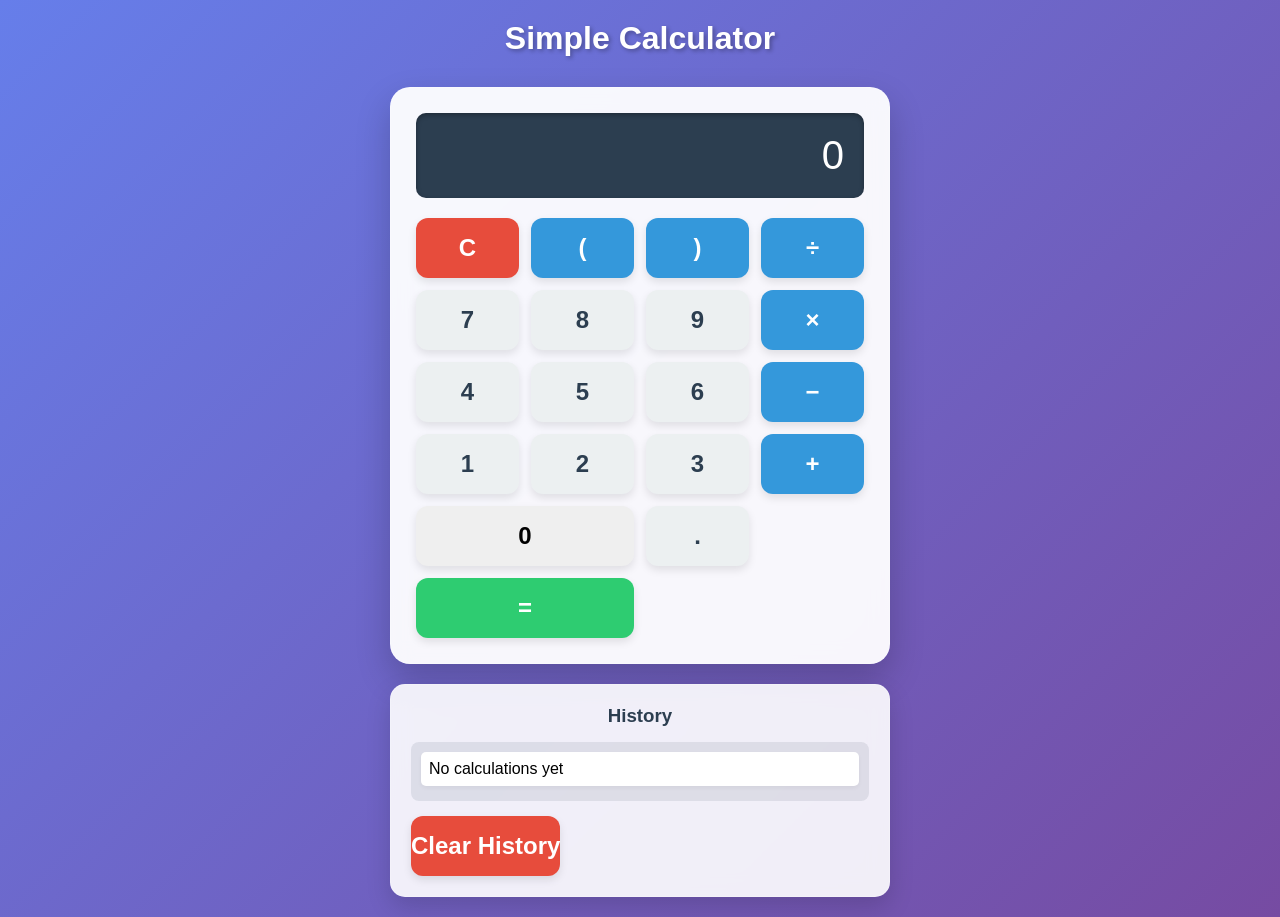
<file: Playground/Audyari/SimpleCalculatorGUI-Web-Audyari/index.html>
<!DOCTYPE html>
<html lang="en">
<head>
    <meta charset="UTF-8">
    <meta name="viewport" content="width=device-width, initial-scale=1.0">
    <title>Simple Calculator - Audyari</title>
    <link rel="stylesheet" href="style.css">
    <script src="script.js" defer></script>
</head>
<body>
    <div class="calculator-container">
        <h1>Simple Calculator</h1>
        <div class="calculator">
            <div class="display">
                <div id="display">0</div>
            </div>
            
            <div class="buttons">
                <!-- Row 1 -->
                <button class="btn btn-clear" onclick="clearDisplay()">C</button>
                <button class="btn btn-operator" onclick="appendToDisplay('(')">(</button>
                <button class="btn btn-operator" onclick="appendToDisplay(')')">)</button>
                <button class="btn btn-operator" onclick="appendToDisplay('/')">÷</button>
                
                <!-- Row 2 -->
                <button class="btn btn-number" onclick="appendToDisplay('7')">7</button>
                <button class="btn btn-number" onclick="appendToDisplay('8')">8</button>
                <button class="btn btn-number" onclick="appendToDisplay('9')">9</button>
                <button class="btn btn-operator" onclick="appendToDisplay('*')">×</button>
                
                <!-- Row 3 -->
                <button class="btn btn-number" onclick="appendToDisplay('4')">4</button>
                <button class="btn btn-number" onclick="appendToDisplay('5')">5</button>
                <button class="btn btn-number" onclick="appendToDisplay('6')">6</button>
                <button class="btn btn-operator" onclick="appendToDisplay('-')">−</button>
                
                <!-- Row 4 -->
                <button class="btn btn-number" onclick="appendToDisplay('1')">1</button>
                <button class="btn btn-number" onclick="appendToDisplay('2')">2</button>
                <button class="btn btn-number" onclick="appendToDisplay('3')">3</button>
                <button class="btn btn-operator" onclick="appendToDisplay('+')">+</button>
                
                <!-- Row 5 -->
                <button class="btn btn-zero" onclick="appendToDisplay('0')">0</button>
                <button class="btn btn-number" onclick="appendToDisplay('.')">.</button>
                <button class="btn btn-equals" onclick="calculate()">=</button>
            </div>
        </div>
        
        <div class="history">
            <h3>History</h3>
            <div id="history-list"></div>
            <button class="btn btn-clear" onclick="clearHistory()">Clear History</button>
        </div>
    </div>
</body>
</html>
</file>
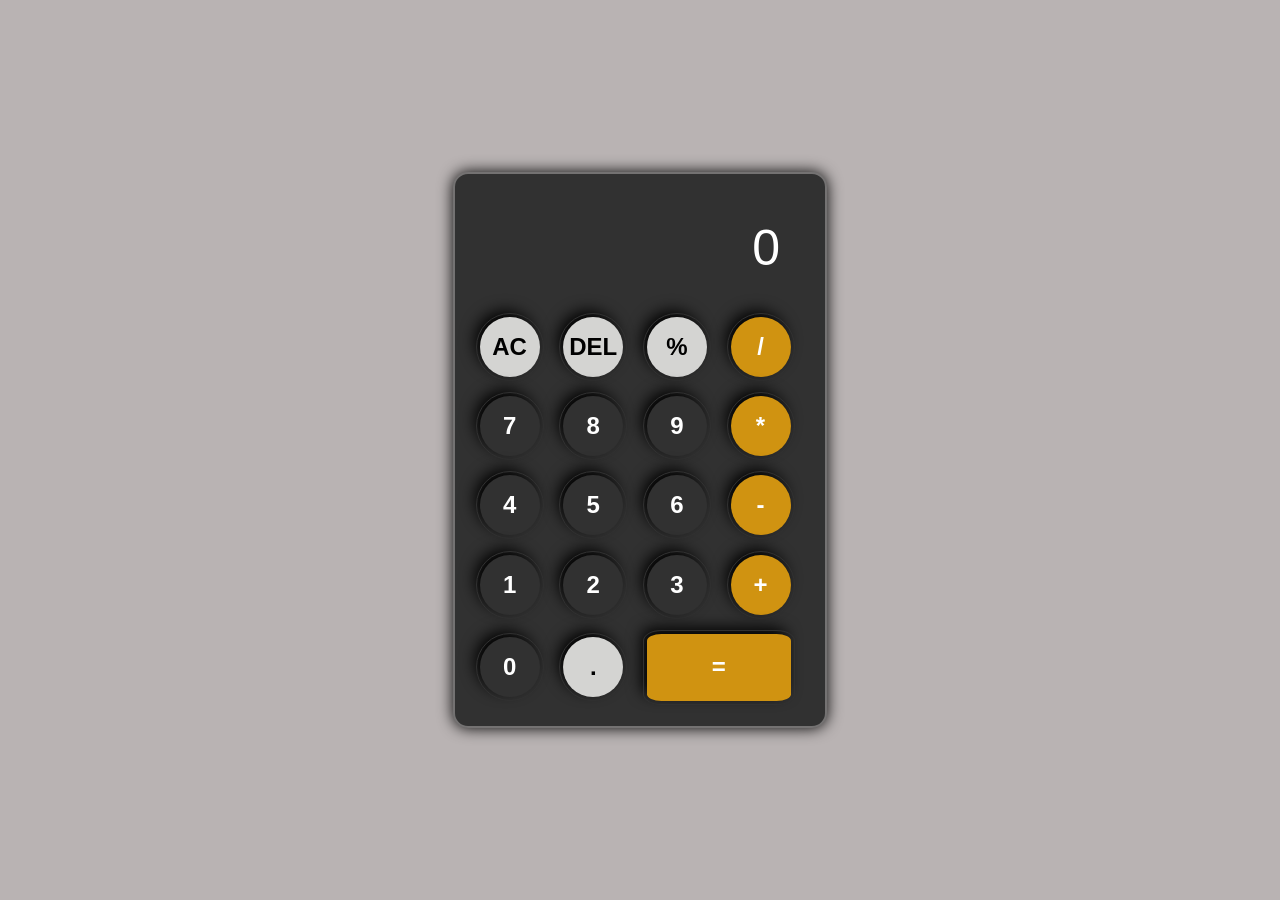
<file: Playground/Harmain Sajid/simpleCalculator/index.html>
<!DOCTYPE html>
<html lang="en">
  <head>
    <meta charset="UTF-8" />
    <meta name="viewport" content="width=device-width, initial-scale=1.0" />
    <title>Simple Calculator</title>
    <link rel="stylesheet" href="style.css">
  </head>
  <body>
    <div class="container">
      <div class="display">
        <input type="text" id="inputBox" value="0" placeholder="0" disabled />
      </div>
      <div class="row">
        <button class="button opr grey" type="button">AC</button>
        <button class="button opr grey" type="button">DEL</button>
        <button class="button opr grey" type="button">%</button>
        <button class="button opr" type="button">/</button>
      </div>
      <div class="row">
        <button class="button" type="button">7</button>
        <button class="button" type="button">8</button>
        <button class="button" type="button">9</button>
        <button class="button opr" type="button">*</button>
      </div>
      <div class="row">
        <button class="button" type="button">4</button>
        <button class="button" type="button">5</button>
        <button class="button" type="button">6</button>
        <button class="button opr" type="button">-</button>
      </div>
      <div class="row">
        <button class="button" type="button">1</button>
        <button class="button" type="button">2</button>
        <button class="button" type="button">3</button>
        <button class="button opr" type="button">+</button>
      </div>
      <div class="row">
        <button class="button" type="button">0</button>
        <button class="button grey" type="button">.</button>
        <button class="button opr isequal" type="button">=</button>
      </div>
    </div>
    <script src="app.js"></script>
  </body>
</html>
</file>
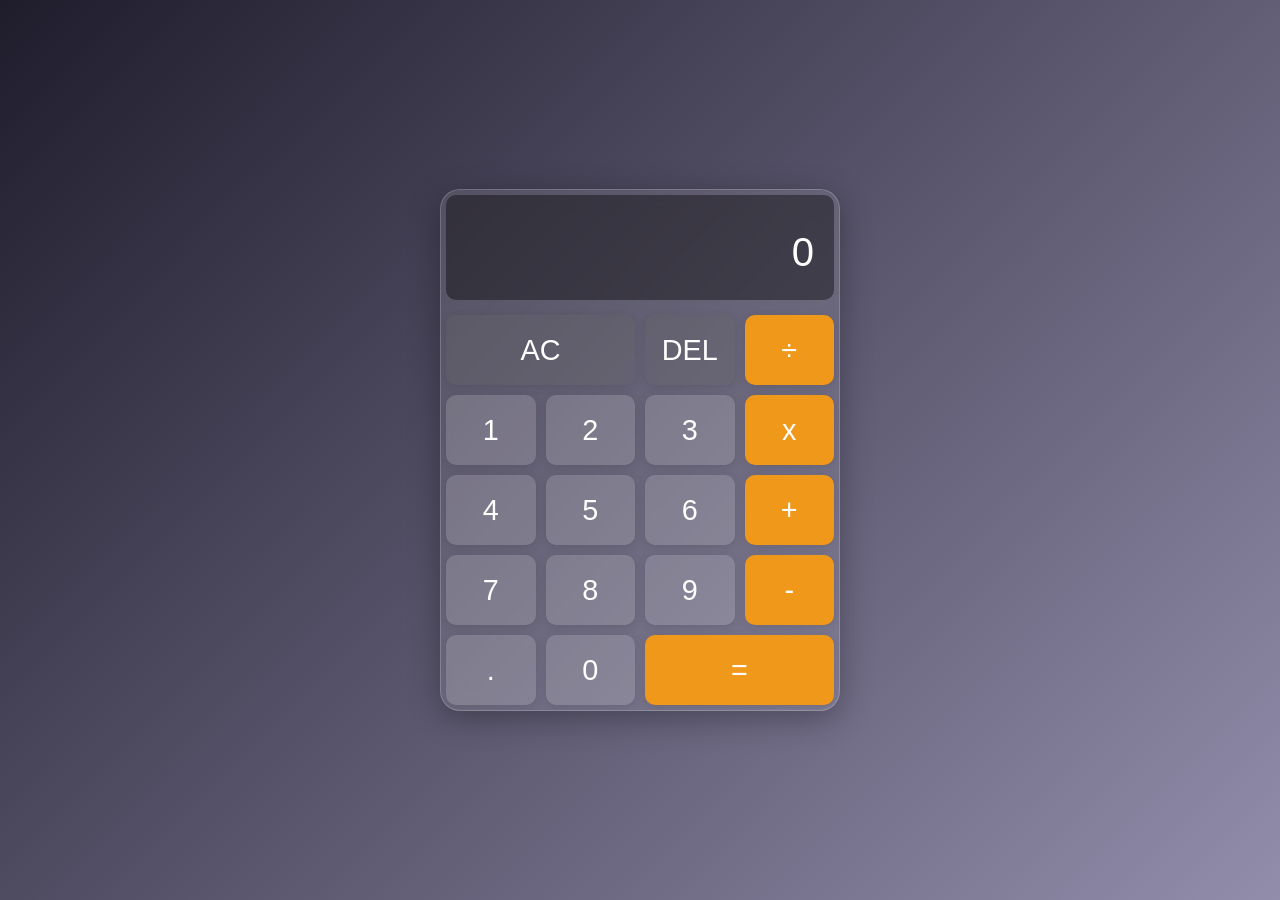
<file: Playground/ifauzeee/SimpleCalculatorGUI-Web-ifauzeee/index.html>
<!DOCTYPE html>
<html lang="en">
<head>
    <meta charset="UTF-8">
    <meta name="viewport" content="width=device-width, initial-scale=1.0">
    <title>Basic Web Calculator</title>
    <link rel="stylesheet" href="style.css">
    <script src="script.js" defer></script>
</head>
<body>

    <div class="calculator-grid">
        <div class="output">
            <div data-previous-operand class="previous-operand"></div>
            <div data-current-operand class="current-operand">0</div>
        </div>

        <button data-all-clear class="span-two">AC</button>
        <button data-delete>DEL</button>
        <button data-operation>÷</button>
        
        <button data-number>1</button>
        <button data-number>2</button>
        <button data-number>3</button>
        <button data-operation>x</button>
        
        <button data-number>4</button>
        <button data-number>5</button>
        <button data-number>6</button>
        <button data-operation>+</button>
        
        <button data-number>7</button>
        <button data-number>8</button>
        <button data-number>9</button>
        <button data-operation>-</button>
        
        <button data-number>.</button>
        <button data-number>0</button>
        <button data-equals class="span-two">=</button>
    </div>

</body>
</html>
</file>
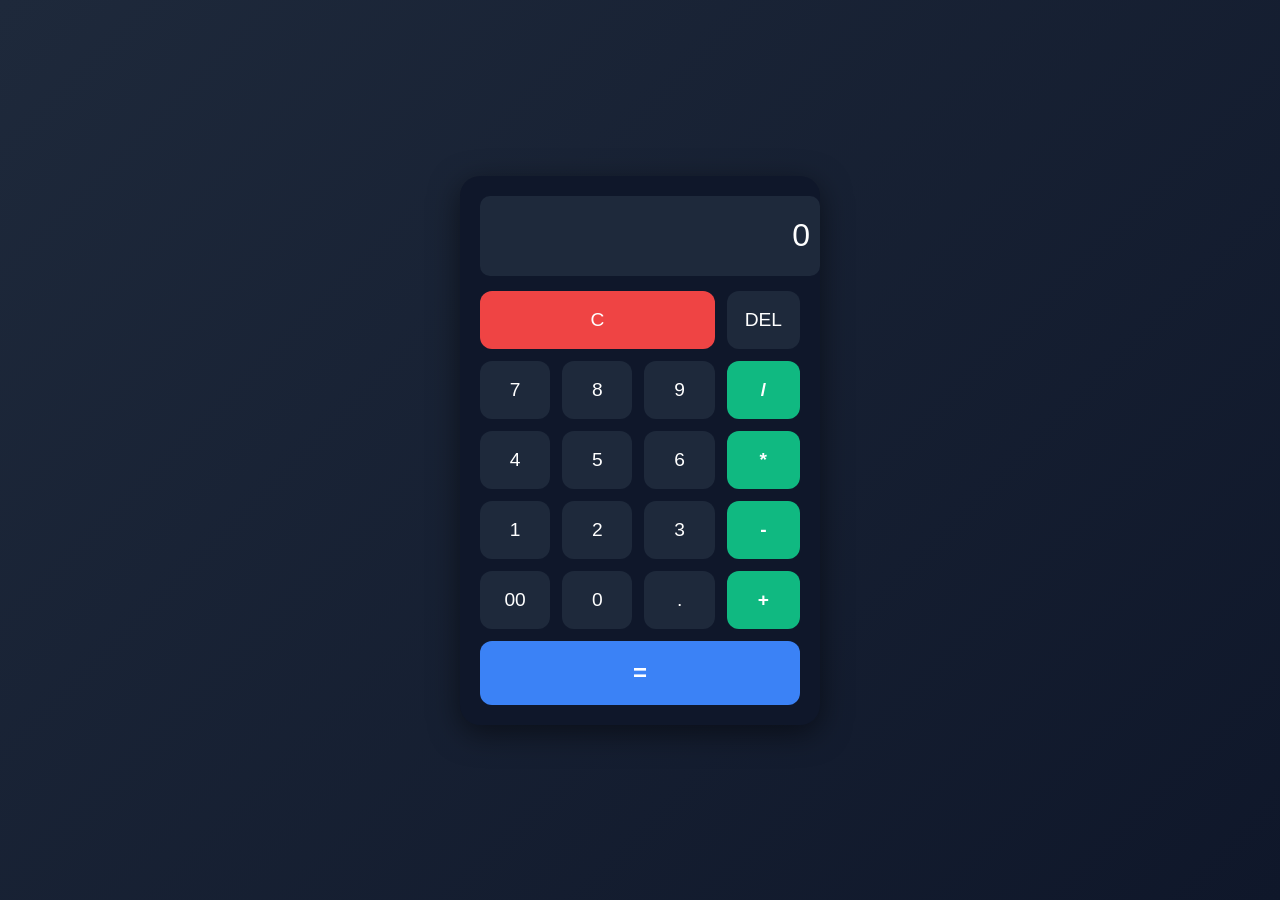
<file: Playground/MuskanSoni-Code/SimpleCalculatorGUI-Web-MuskanSoni-Code/index.html>
<!DOCTYPE html>
<html>
<head>
    <meta charset="UTF-8">
    <meta name="viewport" content="width=device-width, initial-scale=1.0">
    <title>Styled Calculator</title>
    <link rel="stylesheet" href="style.css">
</head>
<body>

    <div class="calculator">
        <input type="text" id="display" disabled>

        <div class="buttons">
            <button class="btn clear">C</button>
            <button class="btn">DEL</button>
            <button class="btn">7</button>
            <button class="btn">8</button>
            <button class="btn">9</button>
            <button class="btn operator">/</button>

            <button class="btn">4</button>
            <button class="btn">5</button>
            <button class="btn">6</button>
            <button class="btn operator">*</button>

            <button class="btn">1</button>
            <button class="btn">2</button>
            <button class="btn">3</button>
            <button class="btn operator">-</button>

            <button class="btn">00</button>
            <button class="btn">0</button>
            <button class="btn">.</button>
            <button class="btn operator">+</button>
            
            <button class="btn equal">=</button>
        </div>
    </div>

<script src="script.js"></script>
</body>
</html>
</file>
<file: Playground/Audyari/SimpleCalculatorGUI-Web-Audyari/style.css>
* {
    margin: 0;
    padding: 0;
    box-sizing: border-box;
    font-family: 'Segoe UI', Tahoma, Geneva, Verdana, sans-serif;
}

body {
    background: linear-gradient(135deg, #667eea 0%, #764ba2 100%);
    min-height: 100vh;
    display: flex;
    justify-content: center;
    align-items: center;
    padding: 20px;
}

.calculator-container {
    display: flex;
    flex-direction: column;
    align-items: center;
    gap: 20px;
    max-width: 500px;
    width: 100%;
}

h1 {
    color: white;
    text-align: center;
    margin-bottom: 10px;
    text-shadow: 2px 2px 4px rgba(0, 0, 0, 0.3);
}

.calculator {
    background: rgba(255, 255, 255, 0.95);
    border-radius: 20px;
    box-shadow: 0 15px 35px rgba(0, 0, 0, 0.2);
    padding: 25px;
    width: 100%;
    backdrop-filter: blur(10px);
    border: 1px solid rgba(255, 255, 255, 0.2);
}

.display {
    overflow-x: auto;
    white-space: nowrap;
    background: #2c3e50;
    color: white;
    font-size: 2.5rem;
    text-align: right;
    padding: 20px;
    border-radius: 10px;
    margin-bottom: 20px;
    min-height: 70px;
    display: flex;
    align-items: center;
    justify-content: flex-end;
    word-wrap: break-word;
    overflow-wrap: break-word;
    box-shadow: inset 0 2px 5px rgba(0, 0, 0, 0.3);
}

.buttons {
    display: grid;
    grid-template-columns: repeat(4, 1fr);
    gap: 12px;
}

.btn {
    border: none;
    border-radius: 12px;
    font-size: 1.5rem;
    height: 60px;
    cursor: pointer;
    transition: all 0.2s ease;
    font-weight: 600;
    box-shadow: 0 4px 8px rgba(0, 0, 0, 0.1);
}

.btn:hover {
    transform: translateY(-2px);
    box-shadow: 0 6px 12px rgba(0, 0, 0, 0.15);
}

.btn:active {
    transform: translateY(0);
    box-shadow: 0 2px 4px rgba(0, 0, 0, 0.1);
}

.btn-number {
    background: #ecf0f1;
    color: #2c3e50;
}

.btn-number:hover {
    background: #bdc3c7;
}

.btn-operator {
    background: #3498db;
    color: white;
}

.btn-operator:hover {
    background: #2980b9;
}

.btn-clear {
    background: #e74c3c;
    color: white;
}

.btn-clear:hover {
    background: #c0392b;
}

.btn-equals {
    background: #2ecc71;
    color: white;
    grid-column: span 2;
}

.btn-equals:hover {
    background: #27ae60;
}

.btn-zero {
    grid-column: span 2;
}

.history {
    background: rgba(255, 255, 255, 0.9);
    border-radius: 15px;
    padding: 20px;
    width: 100%;
    box-shadow: 0 10px 25px rgba(0, 0, 0, 0.15);
    backdrop-filter: blur(10px);
    border: 1px solid rgba(255, 255, 255, 0.2);
}

.history h3 {
    color: #2c3e50;
    margin-bottom: 15px;
    text-align: center;
}

#history-list {
    max-height: 150px;
    overflow-y: auto;
    margin-bottom: 15px;
    padding: 10px;
    background: rgba(44, 62, 80, 0.1);
    border-radius: 8px;
}

.history-item {
    padding: 8px;
    margin-bottom: 5px;
    background: white;
    border-radius: 5px;
    display: flex;
    justify-content: space-between;
    align-items: center;
    box-shadow: 0 2px 4px rgba(0, 0, 0, 0.05);
}

.history-expression {
    font-weight: 500;
    color: #34495e;
}

.history-result {
    font-weight: 700;
    color: #2ecc71;
}

/* Responsive Design */
@media (max-width: 480px) {
    .calculator-container {
        padding: 10px;
    }
    
    .calculator {
        padding: 15px;
    }
    
    .display {
        font-size: 2rem;
        padding: 15px;
        min-height: 60px;
    }
    
    .btn {
        font-size: 1.2rem;
        height: 50px;
    }
    
    .buttons {
        gap: 8px;
    }
}

/* Dark mode support */
@media (prefers-color-scheme: dark) {
    body {
        background: linear-gradient(135deg, #1a1a2e 0%, #16213e 100%);
    }
    
    .calculator, .history {
        background: rgba(30, 30, 46, 0.9);
        border: 1px solid rgba(255, 255, 255, 0.1);
    }
    
    h1, .history h3 {
        color: #ecf0f1;
    }
    
    .history-item {
        background: rgba(52, 73, 94, 0.3);
    }
    
    .history-expression {
        color: #ecf0f1;
    }
}
</file>
<file: Playground/Harmain Sajid/simpleCalculator/style.css>
* {
  margin: 0;
  padding: 0;
  box-sizing: border-box;
  font-family: Arial, Helvetica, sans-serif;
  letter-spacing: 1;
}

body {
  min-height: 100vh;
  max-width: 100%;
  padding: 10px;
  display: flex;
  justify-content: center;
  align-items: center;
  background-color: #b9b3b3;
}

.container {
  background-color: #313131;
  padding: 15px;
  box-shadow: 0 0 15px black;
  border: 2px solid rgb(116, 114, 114);
  border-radius: 15px;
}

.display input {
  width: 6.4em;
  border: none;
  outline: none;
  padding: 20px;
  margin: 10px;
  background: transparent;
  color: #fff;
  font-size: 50px;
  text-align: right;
  cursor: pointer;
}

input::placeholder {
  color: #fff;
}

.button {
  width: 2.5em;
  height: 2.5em;
  margin: 0.4em;
  background: transparent;
  color: #fff;
  font-size: 1.5em;
  font-weight: 600;
  border: 0;
  border-radius: 50%;
  box-shadow: -5px -6px 15px #000;
  outline: 1px solid #313131;
  outline-offset: 3px;
  cursor: pointer;
}

.isequal {
  width: 6em;
  height: 2.8em;
  border-radius: 10%;
}

button:active {
  background: #000;
  transform: translate(2px, 2px);
}

.opr {
  background-color: #d09311;
}

.grey {
  background-color: #d4d4d2;
  color: black;
}

.grey:active {
  color: white;
}
</file>
<file: Playground/ifauzeee/SimpleCalculatorGUI-Web-ifauzeee/style.css>
*, *::before, *::after {
    box-sizing: border-box;
    font-family: -apple-system, BlinkMacSystemFont, "Segoe UI", Roboto, Helvetica, Arial, sans-serif;
    font-weight: 500;
}

body {
    padding: 0;
    margin: 0;
    background: linear-gradient(135deg, #1f1c2c, #928dab);
    display: flex;
    justify-content: center;
    align-items: center;
    min-height: 100vh;
}

.calculator-grid {
    display: grid;
    justify-content: center;
    align-content: center;
    width: min(90vw, 400px); 
    background: rgba(255, 255, 255, 0.1);
    backdrop-filter: blur(10px);
    box-shadow: 0 8px 32px 0 rgba(0, 0, 0, 0.3);
    border: 1px solid rgba(255, 255, 255, 0.18);
    border-radius: 20px;
    overflow: hidden;
    grid-template-columns: repeat(4, 1fr);
    grid-template-rows: minmax(120px, auto) repeat(5, 80px);
}

.calculator-grid > button {
    cursor: pointer;
    font-size: 1.8rem;
    color: white;
    border: none;
    background: rgba(255, 255, 255, 0.15);
    box-shadow: 0 2px 10px rgba(0, 0, 0, 0.1);
    border-radius: 10px;
    margin: 5px;
    transition: all 0.2s ease;
}

.calculator-grid > button:hover {
    background: rgba(255, 255, 255, 0.25);
}

.calculator-grid > button:active {
    background: rgba(255, 255, 255, 0.35);
    transform: scale(0.97);
}

.span-two {
    grid-column: span 2;
}

button[data-operation],
button[data-equals] {
    background-color: #f09819;
}

button[data-operation]:hover,
button[data-equals]:hover {
    background-color: #ffad4a;
}

button[data-operation]:active,
button[data-equals]:active {
    background-color: #e07b00;
}

button[data-all-clear],
button[data-delete] {
    background-color: rgba(100, 100, 100, 0.3);
}

button[data-all-clear]:hover,
button[data-delete]:hover {
    background-color: rgba(100, 100, 100, 0.4);
}

button[data-all-clear]:active,
button[data-delete]:active {
    background-color: rgba(100, 100, 100, 0.5);
}

.output {
    grid-column: 1 / -1;
    background-color: rgba(0, 0, 0, 0.4);
    display: flex;
    flex-direction: column;
    align-items: flex-end;
    justify-content: space-around;
    padding: 20px;
    word-wrap: break-word;
    word-break: break-all;
    border-radius: 10px;
    margin: 5px 5px 10px 5px;
}

.previous-operand {
    color: rgba(255, 255, 255, 0.75);
    font-size: 1.5rem;
}

.current-operand {
    color: white;
    font-size: 2.5rem;
}
</file>
<file: Playground/MuskanSoni-Code/SimpleCalculatorGUI-Web-MuskanSoni-Code/style.css>
body {
    margin: 0;
    padding: 0;
    height: 100vh;
    background: linear-gradient(135deg, #1e293b, #0f172a);
    display: flex;
    justify-content: center;
    align-items: center;
    font-family: Poppins, sans-serif;
}

.calculator {
    width: 320px;
    padding: 20px;
    background: #0f172a;
    border-radius: 20px;
    box-shadow: 0 8px 30px rgba(0,0,0,0.5);
}

#display {
    width: 100%;
    height: 60px;
    font-size: 2rem;
    background: #1e293b;
    border: none;
    border-radius: 10px;
    color: #fff;
    text-align: right;
    padding: 10px;
    margin-bottom: 15px;
    outline: none;
}

.buttons {
    display: grid;
    grid-template-columns: repeat(4, 1fr);
    gap: 12px;
}

.btn {
    padding: 18px;
    font-size: 1.2rem;
    border: none;
    border-radius: 12px;
    background: #1e293b;
    color: white;
    cursor: pointer;
    transition: 0.2s;
}

.btn:hover {
    background: #334155;
}

.operator {
    background: #10b981;
    font-weight: bold;
}

.operator:hover {
    background: #0ea873;
}

.clear {
    background: #ef4444;
    grid-column: span 3;
}

.clear:hover {
    background: #dc2626;
}

.equal {
    background: #3b82f6;
    grid-column: span 4;
    font-size: 1.5rem;
    font-weight: bold;
}

.equal:hover {
    background: #2563eb;
}
</file>
